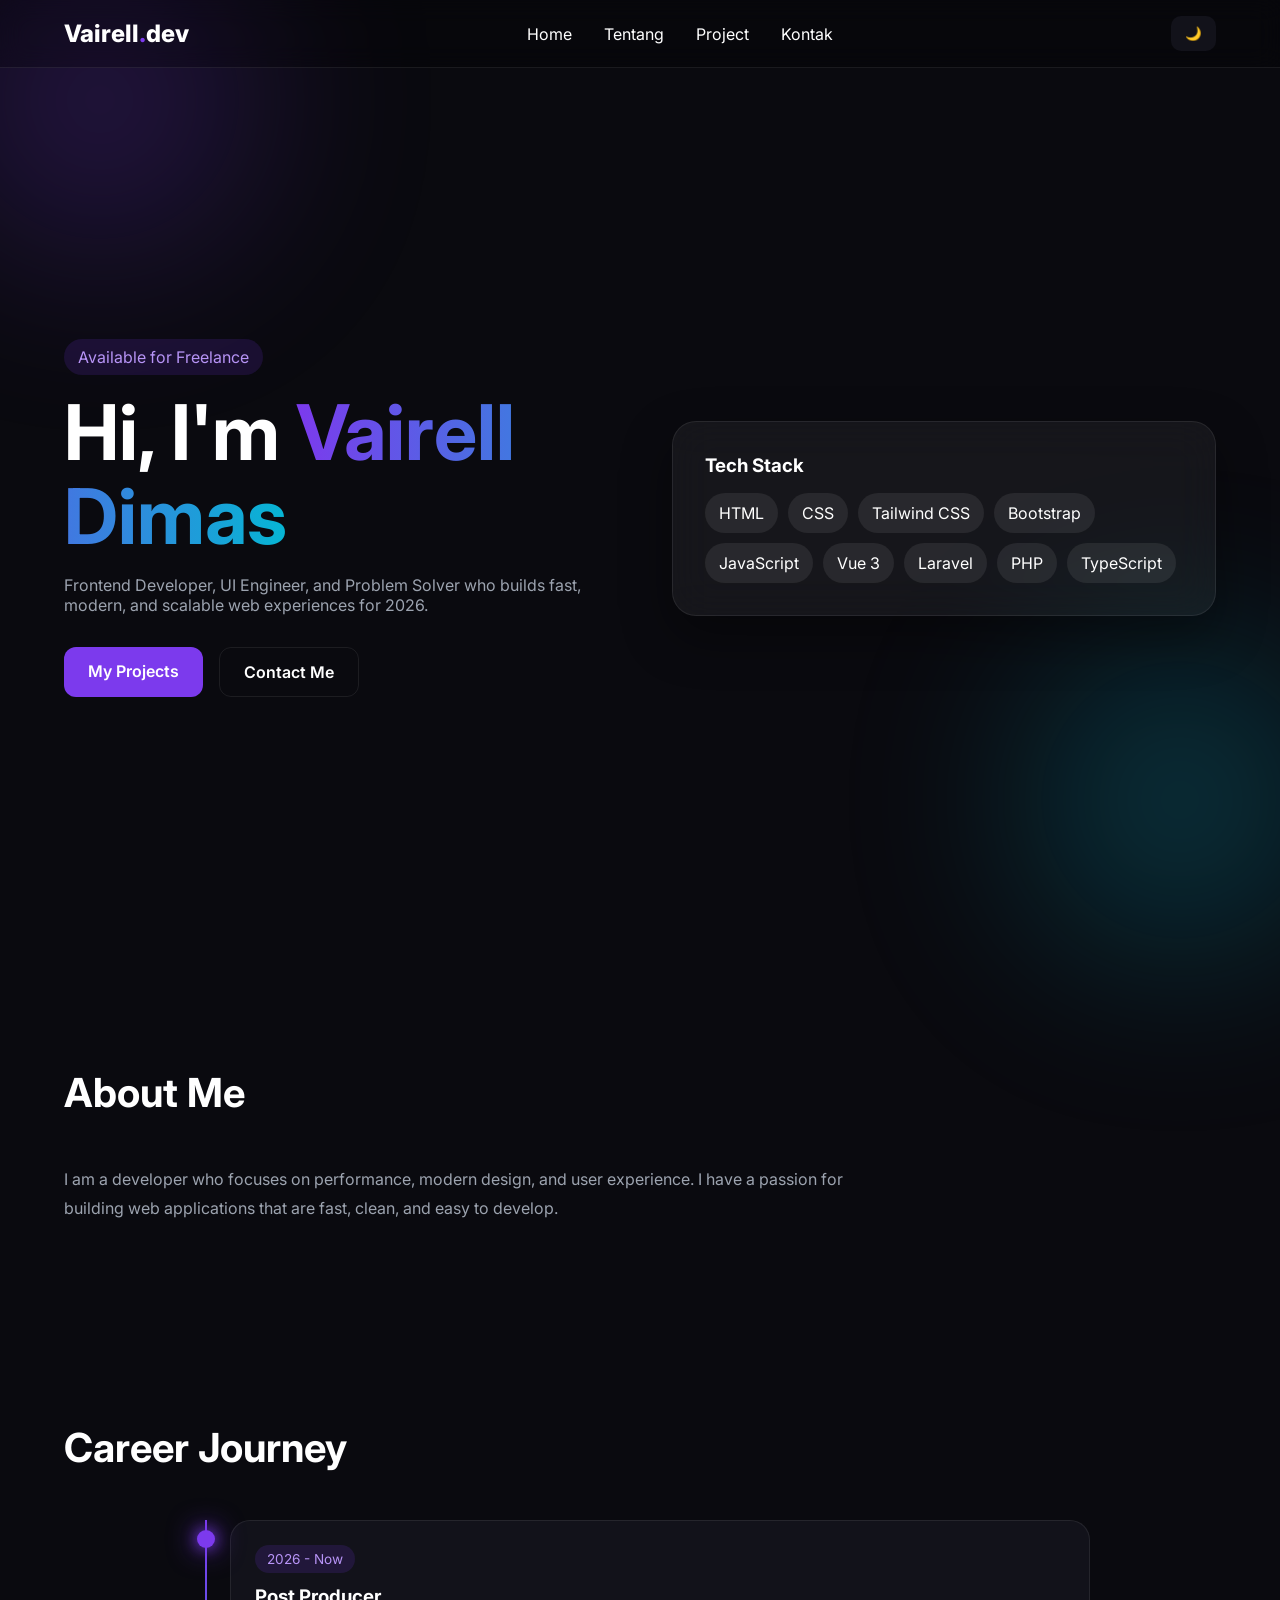
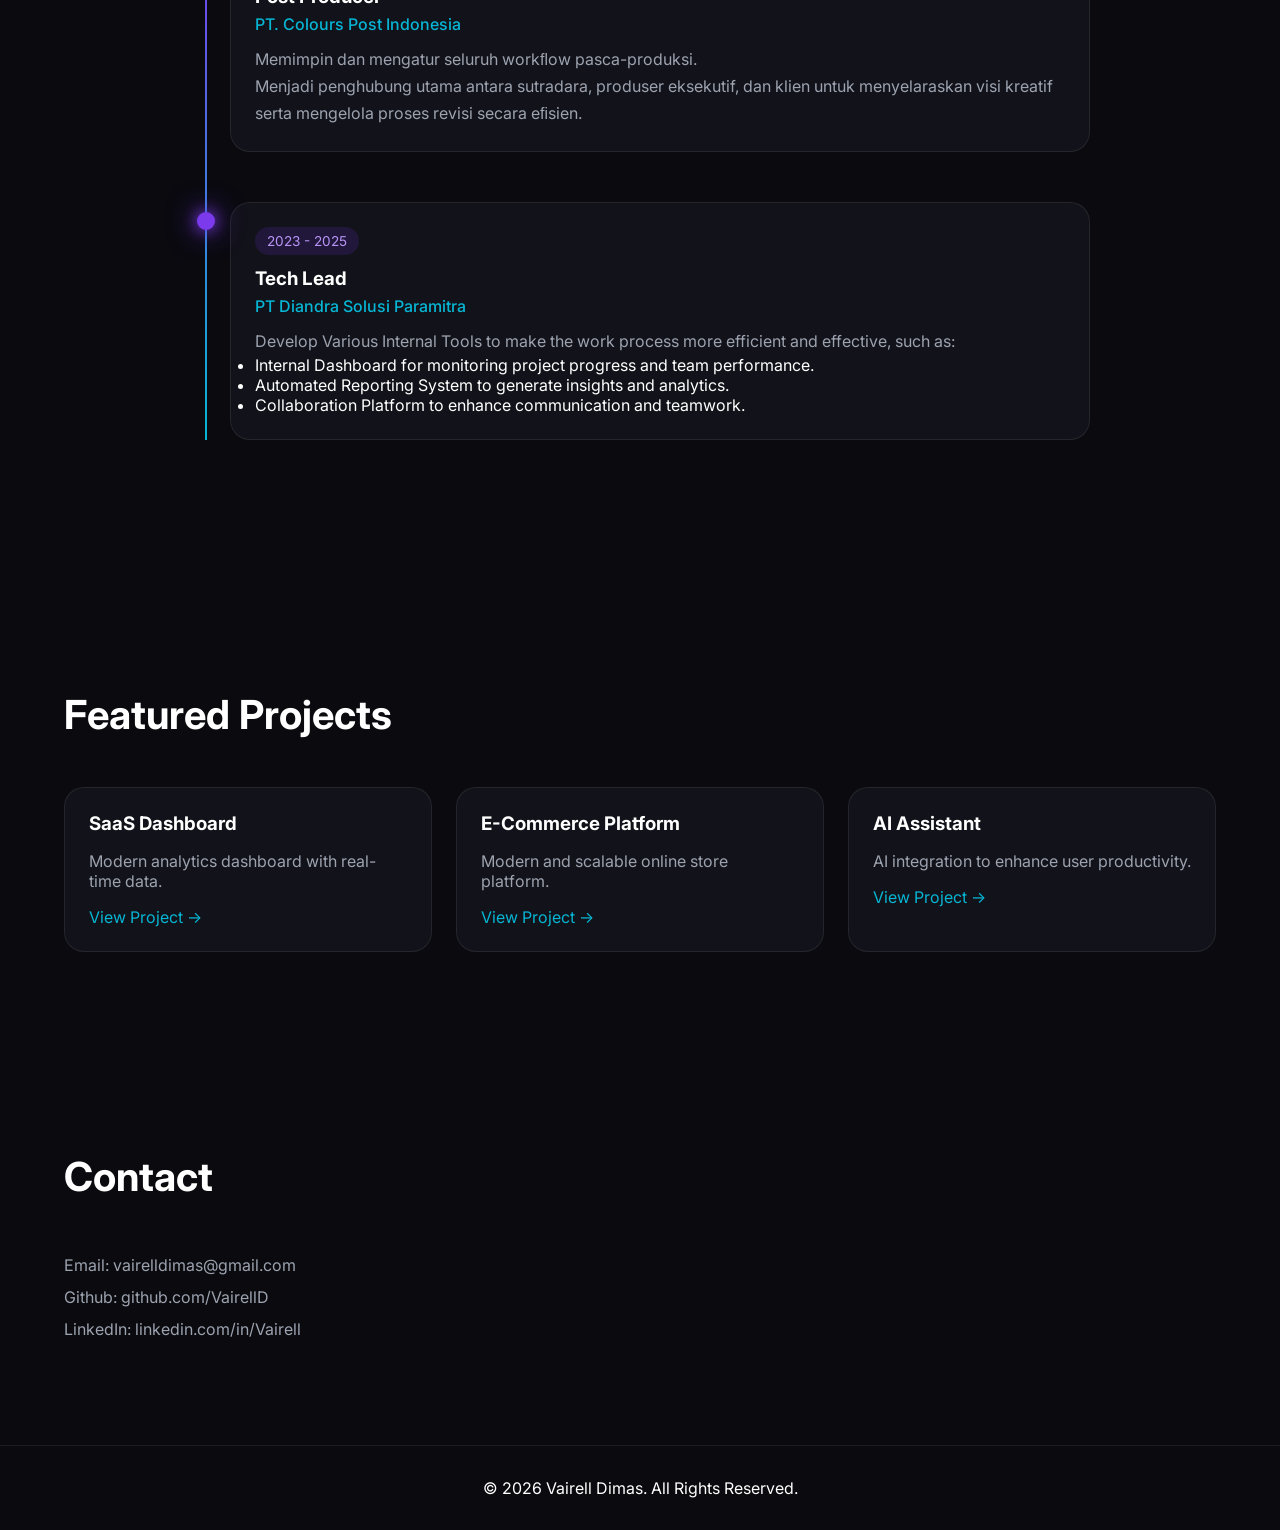
<file: index.html>
<!DOCTYPE html>
<html lang="id">
<head>
    <meta charset="UTF-8">
    <meta name="viewport" content="width=device-width, initial-scale=1.0">
    <title>Developer Portfolio 2026</title>

    <link rel="stylesheet" href="style.css">

    <link rel="preconnect" href="https://fonts.googleapis.com">
    <link rel="preconnect" href="https://fonts.gstatic.com" crossorigin>
    <link href="https://fonts.googleapis.com/css2?family=Inter:wght@300;400;500;600;700;800&display=swap" rel="stylesheet">
</head>
<body>

    <!-- Background -->
    <div class="bg-blur blur-1"></div>
    <div class="bg-blur blur-2"></div>

    <!-- Header -->
    <header>
        <nav class="container">
            <div class="logo">Vairell<span>.</span>dev</div>

            <ul class="nav-links">
                <li><a href="#home">Home</a></li>
                <li><a href="#about">Tentang</a></li>
                <li><a href="#projects">Project</a></li>
                <li><a href="#contact">Kontak</a></li>
            </ul>

            <button id="theme-toggle">
                🌙
            </button>
        </nav>
    </header>

    <!-- Hero -->
    <section id="home" class="hero container">
        <div class="hero-content reveal">
            <span class="badge">
                Available for Freelance
            </span>

            <h1 id="greetings">
                Hi, I'm
                <span>Vairell Dimas</span>
            </h1>

            <p id="description">
                Frontend Developer, UI Engineer, and Problem Solver
                who builds fast, modern, and scalable web experiences for 2026.
            </p>

            <div class="hero-buttons">
                <a href="#projects" id="goToProject" class="btn primary">
                    My Projects
                </a>

                <a href="#contact" class="btn secondary">
                    Contact Me
                </a>
            </div>
        </div>

        <div class="hero-card reveal">
            <div class="glass-card">
                <h3>Tech Stack</h3>

                <div class="stack">
                    <span>HTML</span>
                    <span>CSS</span>
                    <span> Tailwind CSS </span>
                    <span> Bootstrap </span>
                    <span>JavaScript</span>
                    <span>Vue 3</span>
                    <span>Laravel</span>
                    <span>PHP</span>
                    <span>TypeScript</span>
                </div>
            </div>
        </div>
    </section>

    <!-- About -->
    <section id="about" class="container section">
        <div class="section-title reveal">
            <h2>About Me</h2>
        </div>

        <div class="about reveal">
            <p>
                I am a developer who focuses on
                performance, modern design, and user experience.
                I have a passion for building web applications
                that are fast, clean, and easy to develop.
            </p>
        </div>
    </section>

    <!-- Career Tree -->

<section id="career" class="container section">

    <div class="section-title reveal">
        <h2>Career Journey</h2>
    </div>

    <div class="career-tree">

        <div class="career-item reveal">
            <div class="career-dot"></div>

            <div class="career-content">
                <span class="career-year">
                    2026 - Now
                </span>

                <h3>Post Producer</h3>

                <h4>PT. Colours Post Indonesia</h4>

                <p>
                    Memimpin dan mengatur seluruh workﬂow pasca-produksi. 
                    
                </p>
                <p>Menjadi penghubung utama antara sutradara, produser eksekutif, dan klien untuk
menyelaraskan visi kreatif serta mengelola proses revisi secara eﬁsien.</p>
            </div>
        </div>

        <div class="career-item reveal">
            <div class="career-dot"></div>

            <div class="career-content">
                <span class="career-year">
                    2023 - 2025
                </span>

                <h3>Tech Lead</h3>

                <h4>PT Diandra Solusi Paramitra</h4>

                <p>
                    Develop Various Internal Tools to make the work process more efficient and effective, such as:
                    <ul>
                        <li>Internal Dashboard for monitoring project progress and team performance.</li>
                        <li>Automated Reporting System to generate insights and analytics.</li>
                        <li>Collaboration Platform to enhance communication and teamwork.</li>
                    </ul>
                </p>
            </div>
        </div>

        <!-- <div class="career-item reveal">
            <div class="career-dot"></div>

            <div class="career-content">
                <span class="career-year">
                    2022 - 2024
                </span>

                <h3>Junior Web Developer</h3>

                <h4>Creative Labs</h4>

                <p>
                    Fokus pada pengembangan website,
                    optimasi performa, dan implementasi UI modern.
                </p>
            </div>
        </div> -->

    </div>

</section>

    <!-- Projects -->
    <section id="projects" class="container section">
        <div class="section-title reveal">
            <h2>Featured Projects</h2>
        </div>

        <div class="project-grid">

            <div class="project-card reveal">
                <h3>SaaS Dashboard</h3>
                <p>
                    Modern analytics dashboard with real-time data.
                </p>

                <a href="#">View Project →</a>
            </div>

            <div class="project-card reveal">
                <h3>E-Commerce Platform</h3>
                <p>
                    Modern and scalable online store platform.
                </p>

                <a href="#">View Project →</a>
            </div>

            <div class="project-card reveal">
                <h3>AI Assistant</h3>
                <p>
                    AI integration to enhance user productivity.
                </p>

                <a href="#">View Project →</a>
            </div>

        </div>
    </section>

    <!-- Contact -->
    <section id="contact" class="container section">
        <div class="section-title reveal">
            <h2>Contact</h2>
        </div>

        <div class="contact reveal">
            <p>Email: vairelldimas@gmail.com</p>
            <p>Github: github.com/VairellD</p>
            <p>LinkedIn: linkedin.com/in/Vairell</p>
        </div>
    </section>

    <!-- Footer -->
    <footer>
        <p>
            © 2026 Vairell Dimas. All Rights Reserved.
        </p>
    </footer>
    <script src="https://code.jquery.com/jquery-3.6.0.min.js"> </script>
    <script src="script.js"></script>

</body>
</html>
</file>
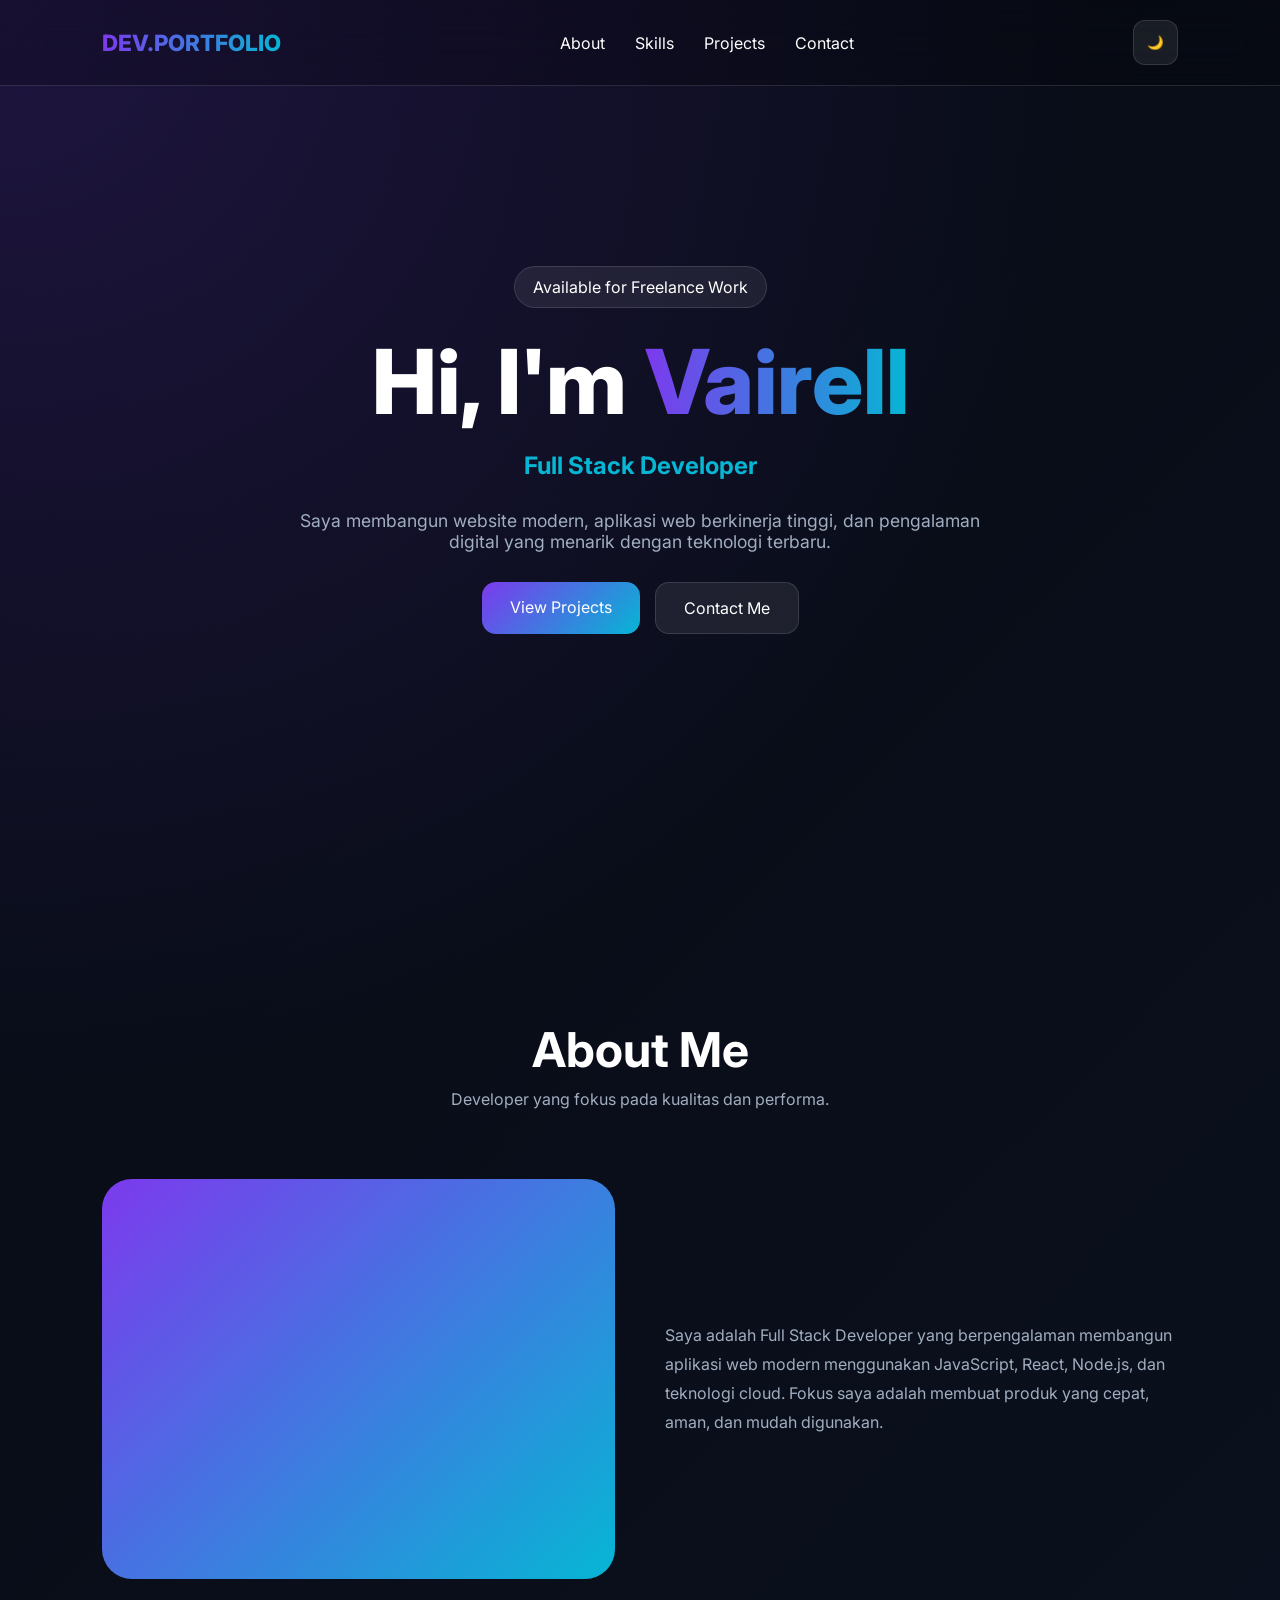
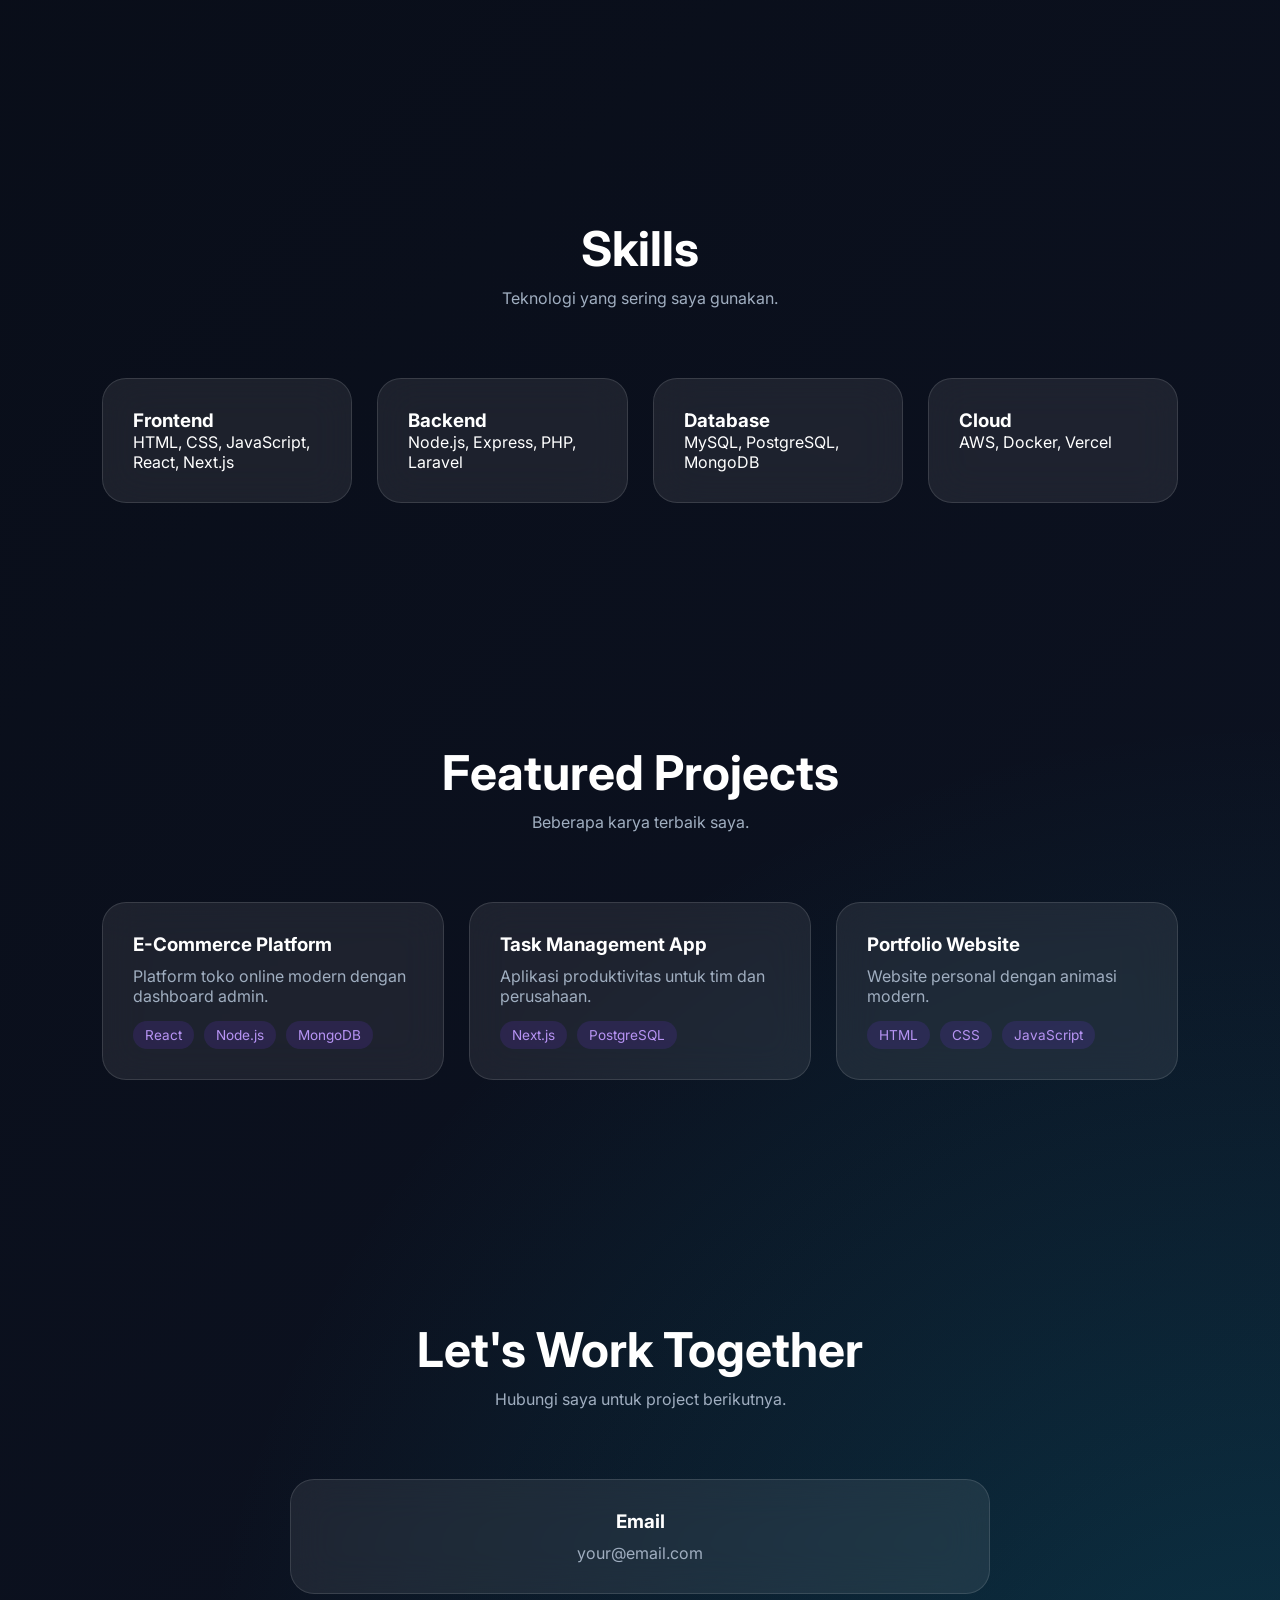
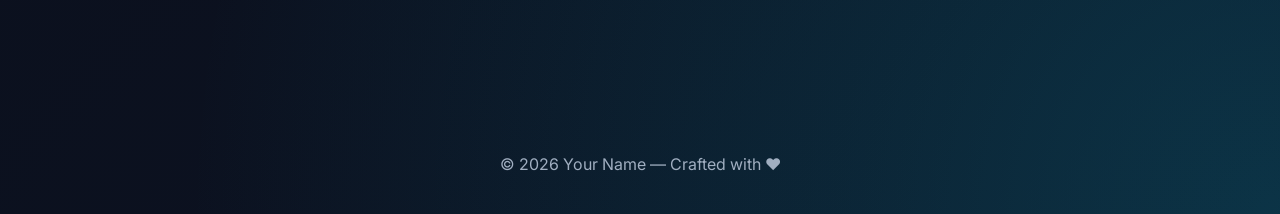
<file: V2/index copy 2.html>
<!DOCTYPE html>
<html lang="id">
<head>
<meta charset="UTF-8">
<meta name="viewport" content="width=device-width, initial-scale=1.0">

<title>Developer Portfolio</title>

<link rel="preconnect" href="https://fonts.googleapis.com">
<link href="https://fonts.googleapis.com/css2?family=Inter:wght@300;400;500;600;700;800&display=swap" rel="stylesheet">

<style>
:root{
    --bg:#070b14;
    --bg2:#0d1323;
    --card:rgba(255,255,255,.08);
    --border:rgba(255,255,255,.12);
    --text:#ffffff;
    --muted:#a0aec0;
    --primary:#7c3aed;
    --secondary:#06b6d4;
}

*{
    margin:0;
    padding:0;
    box-sizing:border-box;
}

html{
    scroll-behavior:smooth;
}

body{
    font-family:'Inter',sans-serif;
    color:var(--text);
    background:
        radial-gradient(circle at top left,#7c3aed33,transparent 30%),
        radial-gradient(circle at bottom right,#06b6d433,transparent 30%),
        linear-gradient(135deg,var(--bg),var(--bg2));
    overflow-x:hidden;
}

body.light{
    --bg:#f8fafc;
    --bg2:#ffffff;
    --card:rgba(255,255,255,.75);
    --border:rgba(0,0,0,.08);
    --text:#111827;
    --muted:#64748b;
}

.navbar{
    position:fixed;
    width:100%;
    top:0;
    z-index:1000;
    backdrop-filter:blur(20px);
    background:rgba(0,0,0,.2);
    border-bottom:1px solid var(--border);

    display:flex;
    justify-content:space-between;
    align-items:center;

    padding:20px 8%;
}

.logo{
    font-size:1.4rem;
    font-weight:800;
    background:linear-gradient(90deg,#7c3aed,#06b6d4);
    -webkit-background-clip:text;
    -webkit-text-fill-color:transparent;
}

.nav-links{
    display:flex;
    gap:30px;
    list-style:none;
}

.nav-links a{
    text-decoration:none;
    color:var(--text);
    transition:.3s;
}

.nav-links a:hover{
    color:#7c3aed;
}

.theme-btn{
    cursor:pointer;
    background:var(--card);
    border:1px solid var(--border);
    color:var(--text);
    width:45px;
    height:45px;
    border-radius:12px;
}

.hero{
    min-height:100vh;
    display:flex;
    align-items:center;
    justify-content:center;
    text-align:center;
    padding:0 20px;
}

.hero-content{
    max-width:900px;
}

.badge{
    display:inline-block;
    padding:10px 18px;
    border-radius:999px;
    background:var(--card);
    border:1px solid var(--border);
    backdrop-filter:blur(20px);
    margin-bottom:25px;
}

.hero h1{
    font-size:clamp(3rem,7vw,6rem);
    font-weight:800;
    line-height:1.1;
}

.gradient{
    background:linear-gradient(
        90deg,
        #7c3aed,
        #06b6d4
    );
    -webkit-background-clip:text;
    -webkit-text-fill-color:transparent;
}

.typing{
    color:#06b6d4;
    font-weight:700;
}

.hero p{
    margin:30px auto;
    max-width:700px;
    color:var(--muted);
    font-size:1.1rem;
}

.hero-buttons{
    display:flex;
    gap:15px;
    justify-content:center;
    flex-wrap:wrap;
}

.btn{
    text-decoration:none;
    padding:15px 28px;
    border-radius:14px;
    transition:.3s;
}

.btn-primary{
    background:linear-gradient(135deg,#7c3aed,#06b6d4);
    color:white;
}

.btn-secondary{
    border:1px solid var(--border);
    background:var(--card);
    color:var(--text);
}

.btn:hover{
    transform:translateY(-4px);
}

section{
    padding:120px 8%;
}

.section-title{
    text-align:center;
    margin-bottom:70px;
}

.section-title h2{
    font-size:3rem;
}

.section-title p{
    color:var(--muted);
    margin-top:10px;
}

.grid{
    display:grid;
    gap:25px;
}

.skills-grid{
    grid-template-columns:repeat(auto-fit,minmax(220px,1fr));
}

.card{
    background:var(--card);
    border:1px solid var(--border);
    backdrop-filter:blur(20px);
    border-radius:24px;
    padding:30px;
    transition:.4s;
}

.card:hover{
    transform:translateY(-10px);
}

.skill-icon{
    font-size:2rem;
    margin-bottom:15px;
}

.projects-grid{
    grid-template-columns:repeat(auto-fit,minmax(320px,1fr));
}

.project-card img{
    width:100%;
    border-radius:16px;
    margin-bottom:20px;
}

.project-card h3{
    margin-bottom:10px;
}

.project-card p{
    color:var(--muted);
}

.tags{
    margin-top:15px;
    display:flex;
    gap:10px;
    flex-wrap:wrap;
}

.tag{
    padding:6px 12px;
    border-radius:999px;
    background:rgba(124,58,237,.15);
    color:#b794f4;
    font-size:.85rem;
}

.about{
    display:grid;
    grid-template-columns:1fr 1fr;
    gap:50px;
    align-items:center;
}

.about-box{
    height:400px;
    border-radius:30px;
    background:
        linear-gradient(
            135deg,
            #7c3aed,
            #06b6d4
        );
}

.about-text p{
    color:var(--muted);
    line-height:1.8;
}

.contact{
    text-align:center;
}

.contact-card{
    max-width:700px;
    margin:auto;
}

footer{
    text-align:center;
    padding:40px;
    color:var(--muted);
}

.reveal{
    opacity:0;
    transform:translateY(50px);
    transition:1s;
}

.reveal.active{
    opacity:1;
    transform:translateY(0);
}

@media(max-width:900px){

    .about{
        grid-template-columns:1fr;
    }

    .nav-links{
        display:none;
    }
}
</style>
</head>
<body>

<nav class="navbar">
    <div class="logo">DEV.PORTFOLIO</div>

    <ul class="nav-links">
        <li><a href="#about">About</a></li>
        <li><a href="#skills">Skills</a></li>
        <li><a href="#projects">Projects</a></li>
        <li><a href="#contact">Contact</a></li>
    </ul>

    <button class="theme-btn" id="themeBtn">🌙</button>
</nav>

<section class="hero">

<div class="hero-content">

<div class="badge">
    Available for Freelance Work
</div>

<h1>
    Hi, I'm
    <span class="gradient">Vairell</span>
</h1>

<h2 style="margin-top:20px">
    <span class="typing"></span>
</h2>

<p>
    Saya membangun website modern, aplikasi web berkinerja tinggi,
    dan pengalaman digital yang menarik dengan teknologi terbaru.
</p>

<div class="hero-buttons">
    <a href="#projects" class="btn btn-primary">
        View Projects
    </a>

    <a href="#contact" class="btn btn-secondary">
        Contact Me
    </a>
</div>

</div>

</section>

<section id="about" class="reveal">

<div class="section-title">
<h2>About Me</h2>
<p>Developer yang fokus pada kualitas dan performa.</p>
</div>

<div class="about">
    <div class="about-box"></div>

    <div class="about-text">
        <p>
            Saya adalah Full Stack Developer yang berpengalaman
            membangun aplikasi web modern menggunakan JavaScript,
            React, Node.js, dan teknologi cloud.
            Fokus saya adalah membuat produk yang cepat,
            aman, dan mudah digunakan.
        </p>
    </div>
</div>

</section>

<section id="skills" class="reveal">

<div class="section-title">
<h2>Skills</h2>
<p>Teknologi yang sering saya gunakan.</p>
</div>

<div class="grid skills-grid">

<div class="card">
<h3>Frontend</h3>
<p>HTML, CSS, JavaScript, React, Next.js</p>
</div>

<div class="card">
<h3>Backend</h3>
<p>Node.js, Express, PHP, Laravel</p>
</div>

<div class="card">
<h3>Database</h3>
<p>MySQL, PostgreSQL, MongoDB</p>
</div>

<div class="card">
<h3>Cloud</h3>
<p>AWS, Docker, Vercel</p>
</div>

</div>

</section>

<section id="projects" class="reveal">

<div class="section-title">
<h2>Featured Projects</h2>
<p>Beberapa karya terbaik saya.</p>
</div>

<div class="grid projects-grid">

<div class="card project-card">
<h3>E-Commerce Platform</h3>

<p>
Platform toko online modern dengan dashboard admin.
</p>

<div class="tags">
<span class="tag">React</span>
<span class="tag">Node.js</span>
<span class="tag">MongoDB</span>
</div>
</div>

<div class="card project-card">
<h3>Task Management App</h3>

<p>
Aplikasi produktivitas untuk tim dan perusahaan.
</p>

<div class="tags">
<span class="tag">Next.js</span>
<span class="tag">PostgreSQL</span>
</div>
</div>

<div class="card project-card">
<h3>Portfolio Website</h3>

<p>
Website personal dengan animasi modern.
</p>

<div class="tags">
<span class="tag">HTML</span>
<span class="tag">CSS</span>
<span class="tag">JavaScript</span>
</div>
</div>

</div>

</section>

<section id="contact" class="contact reveal">

<div class="section-title">
<h2>Let's Work Together</h2>
<p>Hubungi saya untuk project berikutnya.</p>
</div>

<div class="card contact-card">
<h3>Email</h3>
<p style="margin-top:10px;color:var(--muted)">
your@email.com
</p>
</div>

</section>

<footer>
© 2026 Your Name — Crafted with ❤️
</footer>

<script>
const words = [
    "Full Stack Developer",
    "Frontend Engineer",
    "Backend Engineer",
    "UI/UX Enthusiast"
];

let wordIndex = 0;
let charIndex = 0;
let deleting = false;

const typing = document.querySelector(".typing");

function typeEffect(){

    const current = words[wordIndex];

    if(!deleting){
        typing.textContent =
        current.substring(0,charIndex++);

        if(charIndex > current.length){
            deleting = true;
            setTimeout(typeEffect,1200);
            return;
        }
    }else{
        typing.textContent =
        current.substring(0,charIndex--);

        if(charIndex < 0){
            deleting = false;
            wordIndex =
            (wordIndex + 1) % words.length;
        }
    }

    setTimeout(typeEffect,
        deleting ? 50 : 100
    );
}

typeEffect();

const observer =
new IntersectionObserver(entries=>{

entries.forEach(entry=>{

if(entry.isIntersecting){
entry.target.classList.add("active");
}

});

},{threshold:.15});

document
.querySelectorAll(".reveal")
.forEach(el=>observer.observe(el));

const themeBtn =
document.getElementById("themeBtn");

themeBtn.onclick = ()=>{

document.body.classList.toggle("light");

if(document.body.classList.contains("light")){
    localStorage.setItem("theme","light");
    themeBtn.innerHTML="☀️";
}else{
    localStorage.setItem("theme","dark");
    themeBtn.innerHTML="🌙";
}

};

if(localStorage.getItem("theme")==="light"){
    document.body.classList.add("light");
    themeBtn.innerHTML="☀️";
}
</script>

</body>
</html>
</file>
<file: style.css>
:root{
    --bg:#0a0a0f;
    --card:#12121a;
    --border:rgba(255,255,255,.08);

    --text:#ffffff;
    --muted:#9ca3af;

    --primary:#7c3aed;
    --secondary:#06b6d4;

    --shadow:0 20px 50px rgba(0,0,0,.4);
}

.light-mode{
    --bg:#f6f7fb;
    --card:#ffffff;
    --text:#111827;
    --muted:#6b7280;
    --border:rgba(0,0,0,.08);
}

*{
    margin:0;
    padding:0;
    box-sizing:border-box;
}

html{
    scroll-behavior:smooth;
}

body{
    font-family:'Inter',sans-serif;
    background:var(--bg);
    color:var(--text);
    transition:.3s;
    overflow-x:hidden;
}

.container{
    width:min(1200px,90%);
    margin:auto;
}

header{
    position:sticky;
    top:0;
    z-index:1000;
    backdrop-filter:blur(12px);
    background:rgba(0,0,0,.25);
    border-bottom:1px solid var(--border);
}

nav{
    display:flex;
    justify-content:space-between;
    align-items:center;
    padding:1rem 0;
}

.logo{
    font-size:1.5rem;
    font-weight:800;
}

.logo span{
    color:var(--primary);
}

.nav-links{
    display:flex;
    gap:2rem;
    list-style:none;
}

.nav-links a{
    text-decoration:none;
    color:var(--text);
}

#theme-toggle{
    background:var(--card);
    border:none;
    color:var(--text);
    cursor:pointer;
    padding:10px 14px;
    border-radius:10px;
}

.hero{
    min-height:100vh;
    display:grid;
    grid-template-columns:1fr 1fr;
    align-items:center;
    gap:4rem;
}

.badge{
    display:inline-block;
    padding:8px 14px;
    border-radius:999px;
    background:rgba(124,58,237,.15);
    color:#b794f6;
    margin-bottom:1rem;
}

.hero h1{
    font-size:clamp(3rem,6vw,5rem);
    line-height:1.1;
}

.hero h1 span{
    background:linear-gradient(
        90deg,
        var(--primary),
        var(--secondary)
    );
    -webkit-background-clip:text;
    color:transparent;
}

.hero p{
    margin-top:1rem;
    color:var(--muted);
    max-width:600px;
}

.hero-buttons{
    margin-top:2rem;
    display:flex;
    gap:1rem;
}

.btn{
    text-decoration:none;
    padding:14px 24px;
    border-radius:12px;
    font-weight:600;
}

.primary{
    background:var(--primary);
    color:white;
}

.secondary{
    border:1px solid var(--border);
    color:var(--text);
}

.glass-card{
    background:rgba(255,255,255,.05);
    backdrop-filter:blur(20px);
    border:1px solid var(--border);
    border-radius:24px;
    padding:2rem;
    box-shadow:var(--shadow);
}

.stack{
    margin-top:1rem;
    display:flex;
    flex-wrap:wrap;
    gap:10px;
}

.stack span{
    background:rgba(255,255,255,.08);
    padding:10px 14px;
    border-radius:999px;
}

.section{
    padding:100px 0;
}

.section-title{
    margin-bottom:3rem;
}

.section-title h2{
    font-size:2.5rem;
}

.about p{
    color:var(--muted);
    max-width:800px;
    line-height:1.8;
}

/* Career Tree */

.career-tree{
    position:relative;
    max-width:900px;
    margin:auto;
    padding-left:40px;
}

.career-tree::before{
    content:"";
    position:absolute;
    left:15px;
    top:0;
    width:2px;
    height:100%;
    background:linear-gradient(
        var(--primary),
        var(--secondary)
    );
}

.career-item{
    position:relative;
    margin-bottom:50px;
}

.career-dot{
    position:absolute;
    left:-33px;
    top:10px;

    width:18px;
    height:18px;

    border-radius:50%;
    background:var(--primary);

    box-shadow:
        0 0 15px var(--primary),
        0 0 30px var(--primary);
}

.career-content{
    background:var(--card);
    border:1px solid var(--border);

    border-radius:20px;

    padding:24px;

    transition:.3s;
}

.career-content:hover{
    transform:translateY(-5px);
}

.career-year{
    display:inline-block;

    padding:6px 12px;

    border-radius:999px;

    background:rgba(124,58,237,.15);

    color:#b794f6;

    font-size:.85rem;

    margin-bottom:12px;
}

.career-content h3{
    margin-bottom:6px;
}

.career-content h4{
    color:var(--secondary);
    margin-bottom:12px;
    font-weight:500;
}

.career-content p{
    color:var(--muted);
    line-height:1.7;
}

@media(max-width:768px){

    .career-tree{
        padding-left:30px;
    }

    .career-dot{
        left:-24px;
    }

}

.project-grid{
    display:grid;
    grid-template-columns:repeat(auto-fit,minmax(280px,1fr));
    gap:1.5rem;
}

.project-card{
    background:var(--card);
    border:1px solid var(--border);
    border-radius:20px;
    padding:1.5rem;
    transition:.3s;
}

.project-card:hover{
    transform:translateY(-8px);
}

.project-card p{
    color:var(--muted);
    margin:1rem 0;
}

.project-card a{
    color:var(--secondary);
    text-decoration:none;
}

.contact{
    color:var(--muted);
    line-height:2;
}

footer{
    text-align:center;
    padding:2rem;
    border-top:1px solid var(--border);
}

.bg-blur{
    position:fixed;
    width:300px;
    height:300px;
    border-radius:50%;
    filter:blur(100px);
    z-index:-1;
}

.blur-1{
    background:var(--primary);
    top:-50px;
    left:-50px;
    opacity:.25;
}

.blur-2{
    background:var(--secondary);
    bottom:-50px;
    right:-50px;
    opacity:.25;
}

.reveal{
    opacity:0;
    transform:translateY(40px);
    transition:all .8s ease;
}

.reveal.active{
    opacity:1;
    transform:translateY(0);
}

@media(max-width:768px){

    .hero{
        grid-template-columns:1fr;
        text-align:center;
    }

    .hero-buttons{
        justify-content:center;
    }

    .nav-links{
        display:none;
    }
}
</file>
